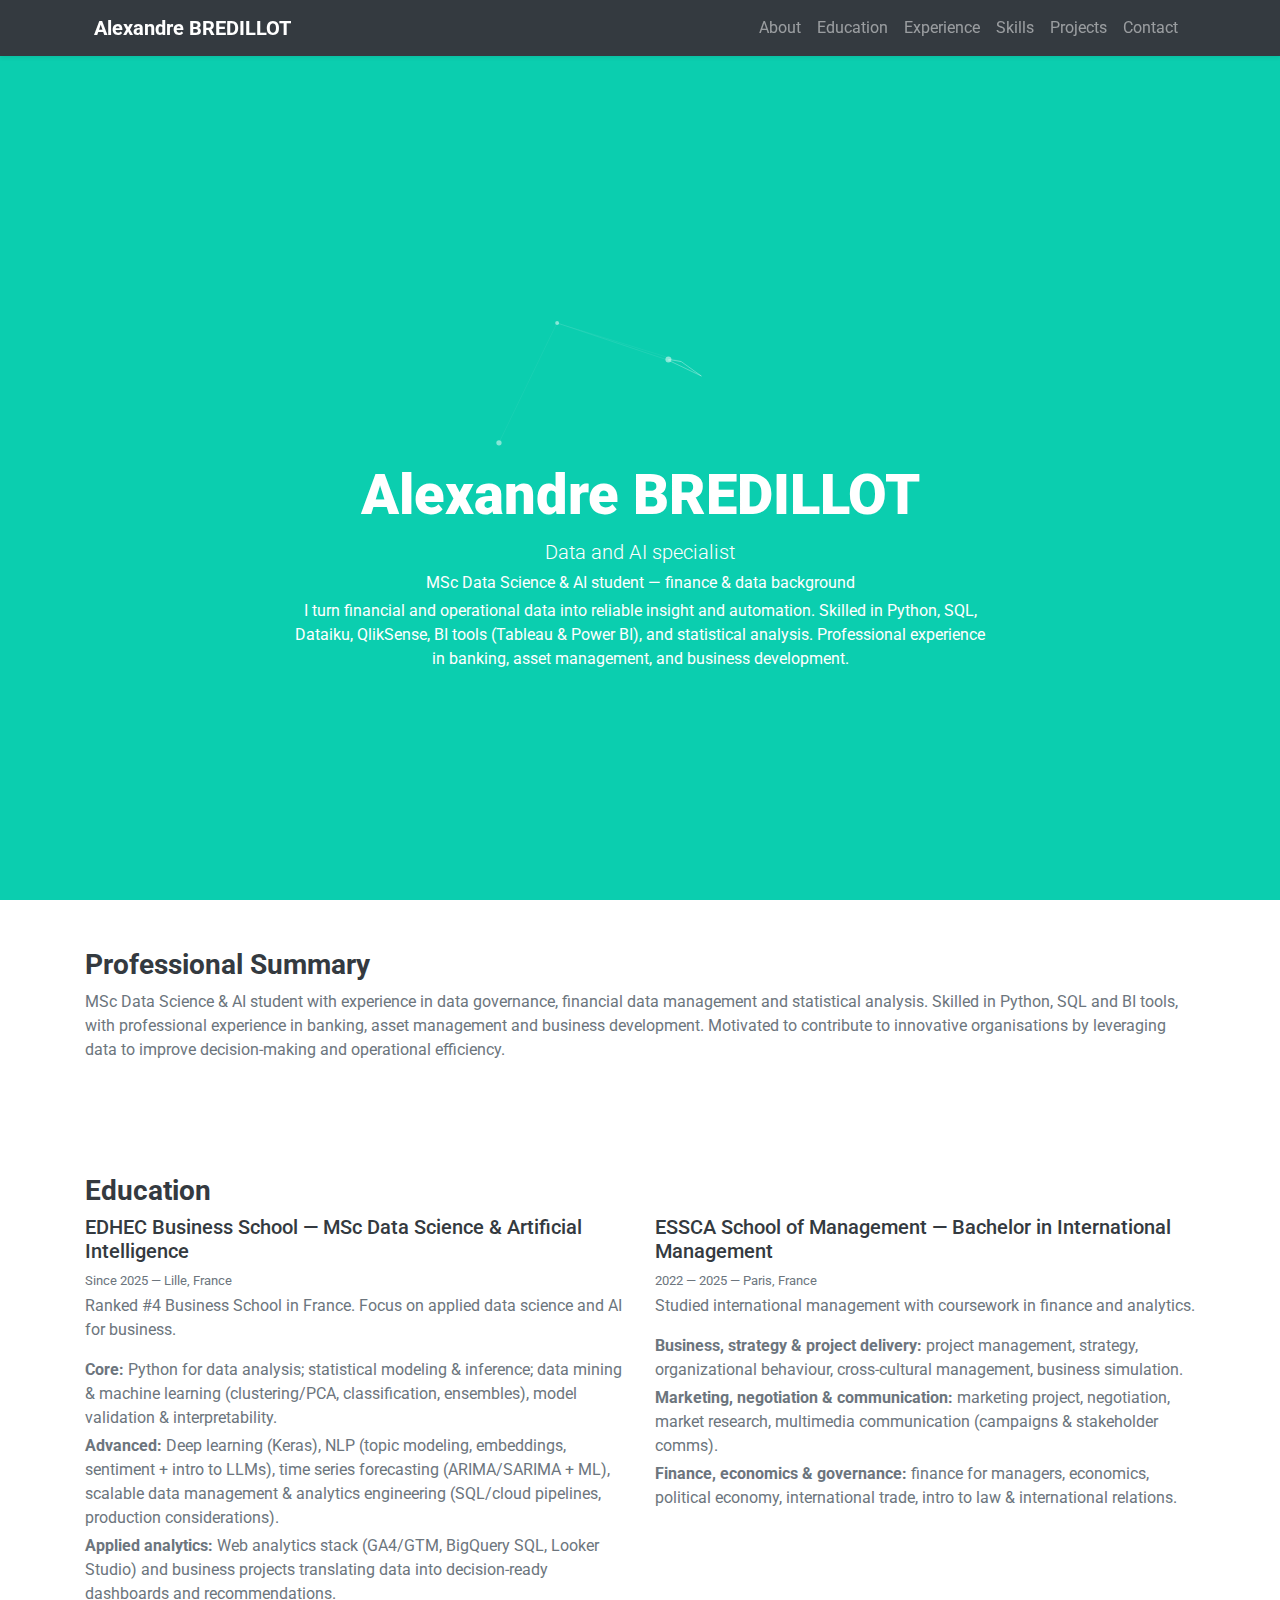
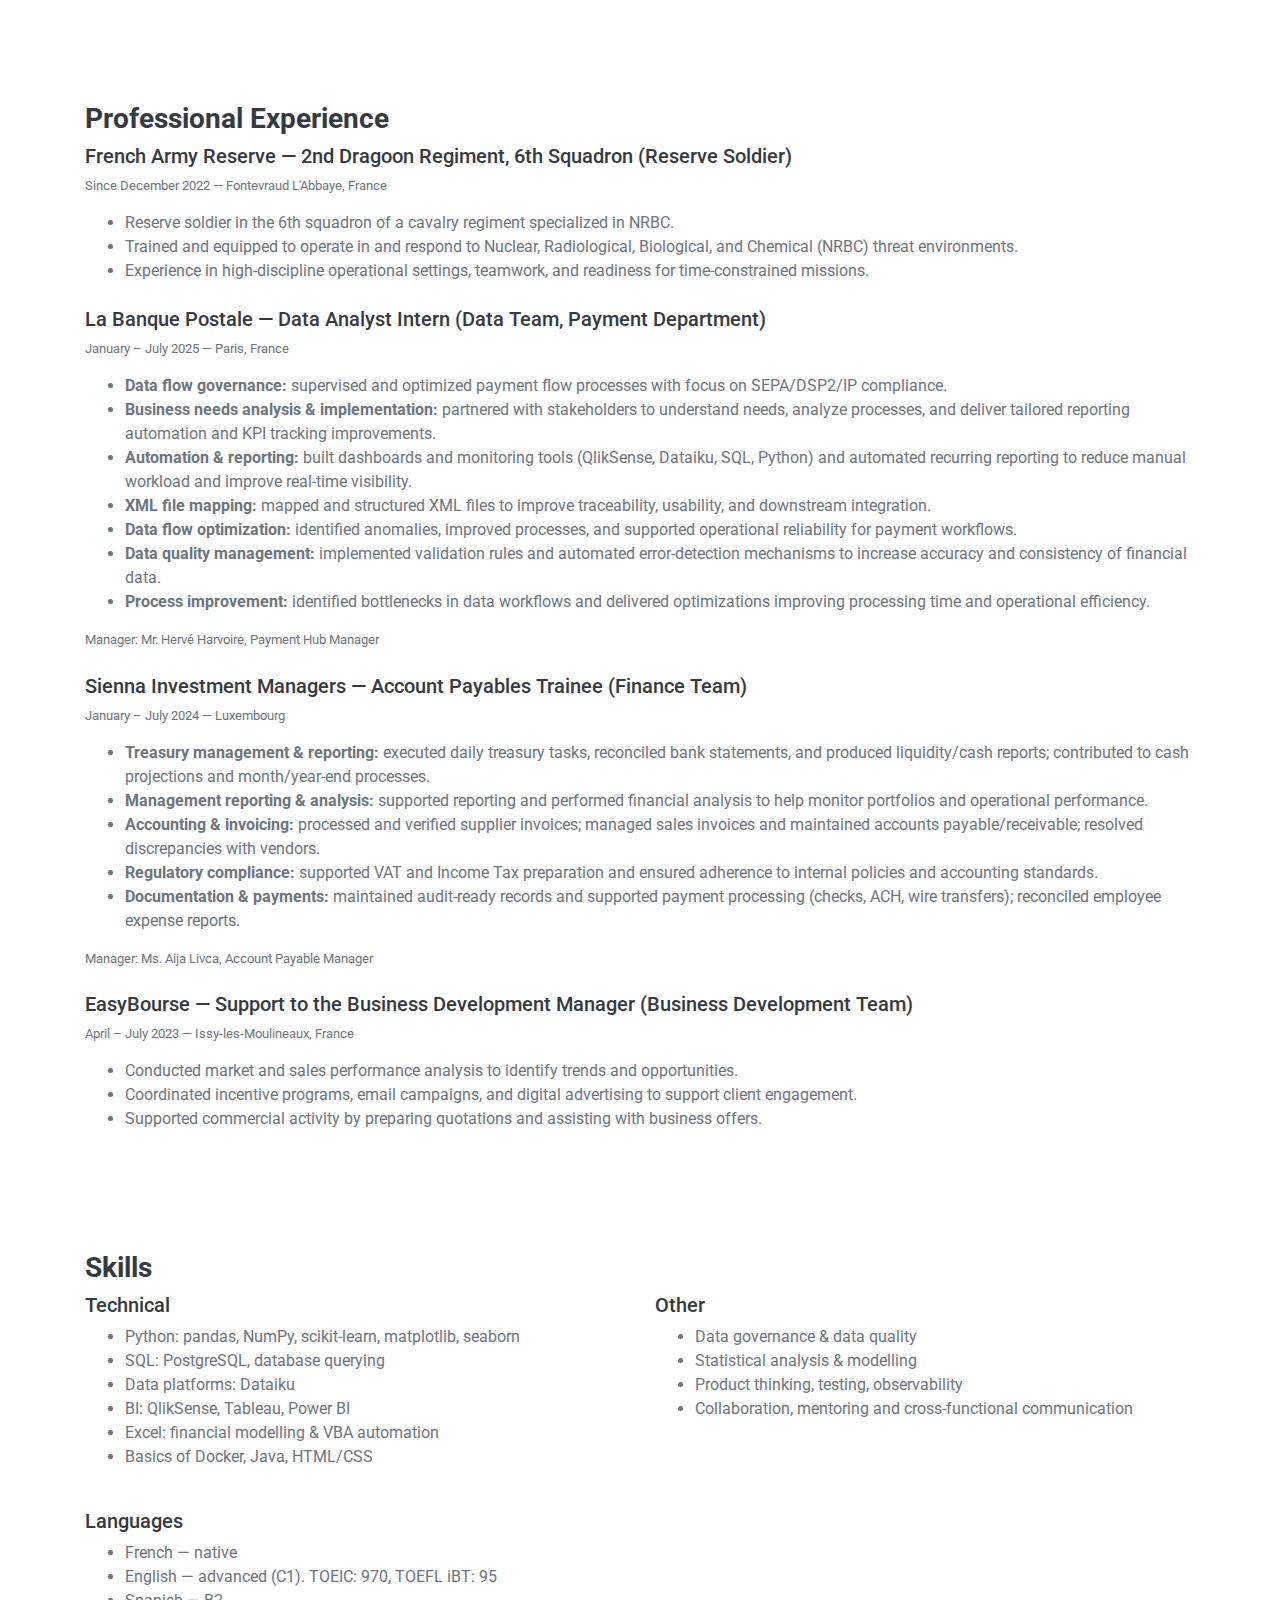
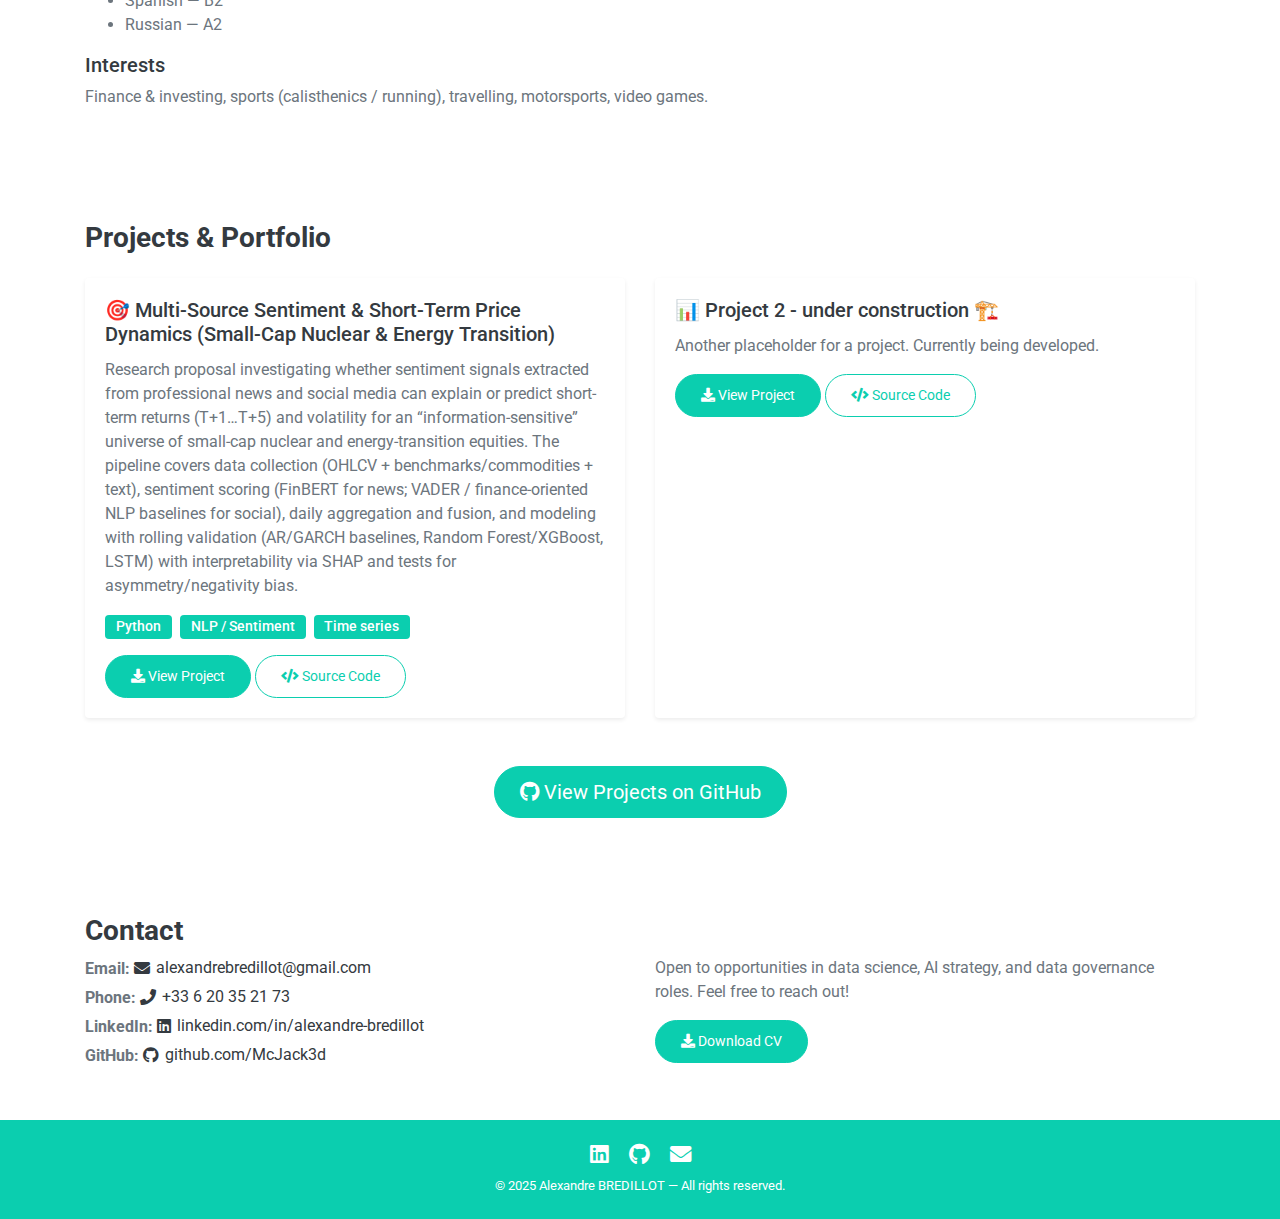
<file: index.html>
<!doctype html>
<html lang="en">
  <head>
    <link rel="icon" type="image/png" href="logo-website-file-globe-icon-svg-wikimedia-commons-21.png">
    <meta charset="utf-8">
    <meta name="viewport" content="width=device-width, initial-scale=1, shrink-to-fit=no">
    <meta name="theme-color" content="#000000">
    <title>Alexandre Bredillot — Data and AI specialist</title>
    <meta name="description" content="Alexandre BREDILLOT — MSc Data Science & AI student. Data governance, financial data management, statistical analysis.">
    <meta name="keywords" content="Alexandre Bredillot, Data and AI specialist, Data Science, Data Governance">
    <meta name="author" content="Alexandre BREDILLOT">

    <!-- Open Graph / Facebook -->
    <meta property="og:type" content="website">
    <meta property="og:url" content="https://mcjack3d.github.io/">
    <meta property="og:title" content="Alexandre Bredillot — Data and AI specialist">
    <meta property="og:description" content="MSc Data Science & AI student with expertise in data governance, financial data management, and statistical analysis.">

    <!-- Twitter -->
    <meta property="twitter:card" content="summary_large_image">
    <meta property="twitter:url" content="https://mcjack3d.github.io/">
    <meta property="twitter:title" content="Alexandre Bredillot — Data and AI specialist">
    <meta property="twitter:description" content="MSc Data Science & AI student with expertise in data governance, financial data management, and statistical analysis.">

    <link rel="icon" href="Images/close.png">

    <!-- Performance & Fonts -->
    <link rel="preconnect" href="https://fonts.gstatic.com" crossorigin>
    <link href="https://fonts.googleapis.com/css2?family=Roboto:wght@300;400;500;700;900&display=swap" rel="stylesheet">
    <!-- Font Awesome (CDN, v5.10.0) -->
    <link rel="stylesheet" href="https://cdnjs.cloudflare.com/ajax/libs/font-awesome/5.15.4/css/all.min.css">
    <link href="Style%20Sheets/style.css" rel="stylesheet">
    <link href="Style%20Sheets/portfolio-extra.css" rel="stylesheet">

    <!-- Structured data -->
    <script type="application/ld+json">
    {
      "@context": "https://schema.org",
      "@type": "Person",
      "name": "Alexandre BREDILLOT",
      "email": "alexandrebredillot@gmail.com",
      "telephone": "+33 6 20 35 21 73",
      "jobTitle": "Data and AI specialist",
      "alumniOf": [
        "EDHEC Business School",
        "ESSCA School of Management"
      ],
      "sameAs": [
        "https://www.linkedin.com/in/alexandre-bredillot",
        "https://github.com/McJack3d"
      ]
    }
    </script>

  </head>
  <body>

<!-- NAV -->
<nav class="navbar fixed-top navbar-expand-lg navbar-dark bg-dark shadow-sm" role="navigation" aria-label="Main navigation">
  <div class="container px-4 d-flex align-items-center flex-nowrap">
    <a class="navbar-brand text-white font-weight-bold mb-0" href="#home">Alexandre BREDILLOT</a>
    <button class="navbar-toggler" type="button" data-toggle="collapse" data-target="#nav" aria-controls="nav" aria-expanded="false" aria-label="Toggle navigation">
      <span class="navbar-toggler-icon"></span>
    </button>
    <div class="collapse navbar-collapse ml-auto" id="nav">
      <ul class="navbar-nav ml-auto">
        <li class="nav-item"><a class="nav-link" href="#about">About</a></li>
        <li class="nav-item"><a class="nav-link" href="#education">Education</a></li>
        <li class="nav-item"><a class="nav-link" href="#experience">Experience</a></li>
        <li class="nav-item"><a class="nav-link" href="#skills">Skills</a></li>
        <li class="nav-item"><a class="nav-link" href="#projects">Projects</a></li>
        <li class="nav-item"><a class="nav-link" href="#contact">Contact</a></li>
      </ul>
    </div>
  </div>
</nav>

<!-- HERO / CONTACT (VERTICAL LAYOUT) -->
<header id="home" class="d-flex flex-column justify-content-center align-items-center text-center bg-primary text-white" style="min-height: 100vh; padding-top: 5rem; position: relative; overflow: hidden;">
  <div id="particles-js"></div>
  <div class="container">

    <!-- TITLE & TAGLINE -->
    <h1 class="display-4 mb-2" style="color:#fff;">Alexandre BREDILLOT</h1>
    <p class="lead mb-1">Data and AI specialist</p>
    <p class="text-light mb-1">MSc Data Science & AI student — finance & data background</p>

    <!-- SHORT INTRO -->
    <p class="mb-1" style="max-width: 700px; margin: 0 auto;">
      I turn financial and operational data into reliable insight and automation.
      Skilled in Python, SQL, Dataiku, QlikSense, BI tools (Tableau & Power BI), and statistical analysis.
      Professional experience in banking, asset management, and business development.
    </p>
</div>

  </div>
</header>

    <main id="main" role="main">

      <!-- ABOUT / SUMMARY -->
      <section id="about" class="py-5">
        <div class="container">
          <h3 class="section-title">Professional Summary</h3>
          <p>MSc Data Science & AI student with experience in data governance, financial data management and statistical analysis. Skilled in Python, SQL and BI tools, with professional experience in banking, asset management and business development. Motivated to contribute to innovative organisations by leveraging data to improve decision-making and operational efficiency.</p>
        </div>
      </section>

      <!-- EDUCATION -->
      <section id="education" class="py-5 bg-light">
        <div class="container">
          <h3 class="section-title">Education</h3>
          <div class="row">
            <div class="col-md-6">
              <h5>EDHEC Business School — MSc Data Science & Artificial Intelligence</h5>
              <p class="mb-1 small text-muted">Since 2025 — Lille, France</p>
              <p class="mb-3">Ranked #4 Business School in France. Focus on applied data science and AI for business.</p>

              <p class="mb-1"><strong>Core:</strong> Python for data analysis; statistical modeling & inference; data mining & machine learning (clustering/PCA, classification, ensembles), model validation & interpretability.</p>
              <p class="mb-1"><strong>Advanced:</strong> Deep learning (Keras), NLP (topic modeling, embeddings, sentiment + intro to LLMs), time series forecasting (ARIMA/SARIMA + ML), scalable data management & analytics engineering (SQL/cloud pipelines, production considerations).</p>
              <p class="mb-0"><strong>Applied analytics:</strong> Web analytics stack (GA4/GTM, BigQuery SQL, Looker Studio) and business projects translating data into decision-ready dashboards and recommendations.</p>
            </div>
            <div class="col-md-6">
              <h5>ESSCA School of Management — Bachelor in International Management</h5>
              <p class="mb-1 small text-muted">2022 — 2025 — Paris, France</p>
              <p class="mb-3">Studied international management with coursework in finance and analytics.</p>

              <p class="mb-1"><strong>Business, strategy & project delivery:</strong> project management, strategy, organizational behaviour, cross-cultural management, business simulation.</p>
              <p class="mb-1"><strong>Marketing, negotiation & communication:</strong> marketing project, negotiation, market research, multimedia communication (campaigns & stakeholder comms).</p>
              <p class="mb-0"><strong>Finance, economics & governance:</strong> finance for managers, economics, political economy, international trade, intro to law & international relations.</p>
            </div>
          </div>
        </div>
      </section>

      <!-- EXPERIENCE -->
      <section id="experience" class="py-5">
        <div class="container">
          <h3 class="section-title">Professional Experience</h3>

          <div class="mb-4">
            <h5>French Army Reserve — 2nd Dragoon Regiment, 6th Squadron (Reserve Soldier)</h5>
            <p class="small text-muted">Since December 2022 — Fontevraud L'Abbaye, France</p>
            <ul>
              <li>Reserve soldier in the 6th squadron of a cavalry regiment specialized in NRBC.</li>
              <li>Trained and equipped to operate in and respond to Nuclear, Radiological, Biological, and Chemical (NRBC) threat environments.</li>
              <li>Experience in high-discipline operational settings, teamwork, and readiness for time-constrained missions.</li>
            </ul>
          </div>

          <div class="mb-4">
            <h5>La Banque Postale — Data Analyst Intern (Data Team, Payment Department)</h5>
            <p class="small text-muted">January – July 2025 — Paris, France</p>
            <ul>
              <li><strong>Data flow governance:</strong> supervised and optimized payment flow processes with focus on SEPA/DSP2/IP compliance.</li>
              <li><strong>Business needs analysis & implementation:</strong> partnered with stakeholders to understand needs, analyze processes, and deliver tailored reporting automation and KPI tracking improvements.</li>
              <li><strong>Automation & reporting:</strong> built dashboards and monitoring tools (QlikSense, Dataiku, SQL, Python) and automated recurring reporting to reduce manual workload and improve real-time visibility.</li>
              <li><strong>XML file mapping:</strong> mapped and structured XML files to improve traceability, usability, and downstream integration.</li>
              <li><strong>Data flow optimization:</strong> identified anomalies, improved processes, and supported operational reliability for payment workflows.</li>
              <li><strong>Data quality management:</strong> implemented validation rules and automated error-detection mechanisms to increase accuracy and consistency of financial data.</li>
              <li><strong>Process improvement:</strong> identified bottlenecks in data workflows and delivered optimizations improving processing time and operational efficiency.</li>
            </ul>
            <p class="small text-muted mb-0">Manager: Mr. Hervé Harvoire, Payment Hub Manager</p>
          </div>

          <div class="mb-4">
            <h5>Sienna Investment Managers — Account Payables Trainee (Finance Team)</h5>
            <p class="small text-muted">January – July 2024 — Luxembourg</p>
            <ul>
              <li><strong>Treasury management & reporting:</strong> executed daily treasury tasks, reconciled bank statements, and produced liquidity/cash reports; contributed to cash projections and month/year-end processes.</li>
              <li><strong>Management reporting & analysis:</strong> supported reporting and performed financial analysis to help monitor portfolios and operational performance.</li>
              <li><strong>Accounting & invoicing:</strong> processed and verified supplier invoices; managed sales invoices and maintained accounts payable/receivable; resolved discrepancies with vendors.</li>
              <li><strong>Regulatory compliance:</strong> supported VAT and Income Tax preparation and ensured adherence to internal policies and accounting standards.</li>
              <li><strong>Documentation & payments:</strong> maintained audit-ready records and supported payment processing (checks, ACH, wire transfers); reconciled employee expense reports.</li>
            </ul>
            <p class="small text-muted mb-0">Manager: Ms. Aija Livca, Account Payable Manager</p>
          </div>

          <div class="mb-4">
            <h5>EasyBourse — Support to the Business Development Manager (Business Development Team)</h5>
            <p class="small text-muted">April – July 2023 — Issy-les-Moulineaux, France</p>
            <ul>
              <li>Conducted market and sales performance analysis to identify trends and opportunities.</li>
              <li>Coordinated incentive programs, email campaigns, and digital advertising to support client engagement.</li>
              <li>Supported commercial activity by preparing quotations and assisting with business offers.</li>
            </ul>
          </div>

        </div>
      </section>

      <!-- SKILLS -->
      <section id="skills" class="py-5 bg-light">
        <div class="container">
          <h3 class="section-title">Skills</h3>
          <div class="row">
            <div class="col-md-6">
              <h5>Technical</h5>
              <ul>
                <li>Python: pandas, NumPy, scikit-learn, matplotlib, seaborn</li>
                <li>SQL: PostgreSQL, database querying</li>
                <li>Data platforms: Dataiku</li>
                <li>BI: QlikSense, Tableau, Power BI</li>
                <li>Excel: financial modelling & VBA automation</li>
                <li>Basics of Docker, Java, HTML/CSS</li>
              </ul>
            </div>
            <div class="col-md-6">
              <h5>Other</h5>
              <ul>
                <li>Data governance & data quality</li>
                <li>Statistical analysis & modelling</li>
                <li>Product thinking, testing, observability</li>
                <li>Collaboration, mentoring and cross-functional communication</li>
              </ul>
            </div>
          </div>

          <h5 class="mt-4">Languages</h5>
          <ul>
            <li>French — native</li>
            <li>English — advanced (C1). TOEIC: 970, TOEFL iBT: 95</li>
            <li>Spanish — B2</li>
            <li>Russian — A2</li>
          </ul>

          <h5 class="mt-3">Interests</h5>
          <p>Finance & investing, sports (calisthenics / running), travelling, motorsports, video games.</p>
        </div>
      </section>

      <!-- PROJECTS -->
      <section id="projects" class="py-5 bg-light">
        <div class="container">
          <h3 class="mb-4">Projects & Portfolio</h3>
          <div class="row">
            <div class="col-md-6 mb-4">
              <div class="card shadow-sm h-100 project-card">
                <div class="card-body">
                  <h5 class="card-title">🎯 Multi-Source Sentiment & Short-Term Price Dynamics (Small-Cap Nuclear & Energy Transition)</h5>
                  <p class="card-text">Research proposal investigating whether sentiment signals extracted from professional news and social media can explain or predict short-term returns (T+1…T+5) and volatility for an “information-sensitive” universe of small-cap nuclear and energy-transition equities. The pipeline covers data collection (OHLCV + benchmarks/commodities + text), sentiment scoring (FinBERT for news; VADER / finance-oriented NLP baselines for social), daily aggregation and fusion, and modeling with rolling validation (AR/GARCH baselines, Random Forest/XGBoost, LSTM) with interpretability via SHAP and tests for asymmetry/negativity bias.</p>
                  <div class="mt-3">
                    <span class="badge badge-primary mr-1">Python</span>
                    <span class="badge badge-primary mr-1">NLP / Sentiment</span>
                    <span class="badge badge-primary">Time series</span>
                  </div>
                  <div class="mt-3">
                    <!-- View Project -->
                    <a href="#" class="btn btn-sm btn-primary" target="_blank" rel="noopener">
                      <i class="fas fa-download text-white" aria-hidden="true"></i> View Project
                    </a>

                    <!-- Source Code -->
                    <a href="#" class="btn btn-sm btn-outline-primary" target="_blank" rel="noopener">
                      <i class="fas fa-code" aria-hidden="true"></i> Source Code
                    </a>
                  </div>
                </div>
              </div>
            </div>
            <div class="col-md-6 mb-4">
              <div class="card shadow-sm h-100 project-card">
                <div class="card-body">
                  <h5 class="card-title">📊 Project 2 - under construction 🏗️</h5>
                  <p class="card-text">Another placeholder for a project. Currently being developed.</p>
                  <div class="mt-3">
                    <span class="badge badge-primary mr-1"></span>
                    <span class="badge badge-primary mr-1"></span>
                    <span class="badge badge-primary"></span>
                  </div>
                  <div class="mt-3">
                    <!-- View Project -->
                    <a href="#" class="btn btn-sm btn-primary" target="_blank" rel="noopener">
                      <i class="fas fa-download text-white" aria-hidden="true"></i> View Project
                    </a>

                    <!-- Source Code -->
                    <a href="#" class="btn btn-sm btn-outline-primary" target="_blank" rel="noopener">
                      <i class="fas fa-code" aria-hidden="true"></i> Source Code
                    </a>
                  </div>
                </div>
              </div>
            </div>
          </div>
          <div class="mt-4 text-center">
            <!-- View Projects on GitHub (bottom) -->
            <a href="https://github.com/McJack3d" class="btn btn-primary btn-lg btn-project" target="_blank" rel="noopener">
              <i class="fab fa-github" aria-hidden="true"></i> View Projects on GitHub
            </a>
          </div>
        </div>
      </section>

      <!-- CONTACT -->
      <section id="contact" class="py-5">
        <div class="container">
          <h3 class="section-title">Contact</h3>
          <div class="row">
              <div class="col-md-6">
              <p class="mb-1"><strong>Email:</strong>
                <a href="mailto:alexandrebredillot@gmail.com" class="text-dark" style="display:inline-flex;align-items:center;gap:6px;">
                  <i class="fas fa-envelope" aria-hidden="true"></i><span>alexandrebredillot@gmail.com</span>
                </a>
              </p>
              <p class="mb-1"><strong>Phone:</strong>
                <a href="tel:+33620352173" class="text-dark" style="display:inline-flex;align-items:center;gap:6px;">
                  <i class="fas fa-phone" aria-hidden="true"></i><span>+33 6 20 35 21 73</span>
                </a>
              </p>
              <p class="mb-1"><strong>LinkedIn:</strong>
                <a href="https://www.linkedin.com/in/alexandre-bredillot" target="_blank" rel="noopener" class="text-dark" style="display:inline-flex;align-items:center;gap:6px;">
                  <i class="fab fa-linkedin" aria-hidden="true"></i><span>linkedin.com/in/alexandre-bredillot</span>
                </a>
              </p>
              <p class="mb-1"><strong>GitHub:</strong>
                <a href="https://github.com/McJack3d" target="_blank" rel="noopener" class="text-dark" style="display:inline-flex;align-items:center;gap:6px;">
                  <i class="fab fa-github" aria-hidden="true"></i><span>github.com/McJack3d</span>
                </a>
              </p>
            </div>
            <div class="col-md-6">
              <p class="mb-3">Open to opportunities in data science, AI strategy, and data governance roles. Feel free to reach out!</p>
              <a href="Images/CV_Alexandre_Bredillot.pdf" class="btn btn-sm btn-primary text-white" target="_blank" rel="noopener" id="cv-download">
                <i class="fas fa-download text-white" aria-hidden="true"></i> Download CV
              </a>
            </div>
          </div>
        </div>
      </section>

    </main>

    <!-- FOOTER -->
    <footer class="py-4 bg-primary text-white">
      <div class="container text-center">
        <div class="mb-2">
          <a href="https://www.linkedin.com/in/alexandre-bredillot" target="_blank" rel="noopener" class="text-white mx-2" title="LinkedIn">
            <i class="fab fa-linkedin fa-lg" style="color:#fff;"></i>
          </a>
          <a href="https://github.com/McJack3d" target="_blank" rel="noopener" class="text-white mx-2" title="GitHub">
            <i class="fab fa-github fa-lg" style="color:#fff;"></i>
          </a>
          <a href="mailto:alexandrebredillot@gmail.com" class="text-white mx-2" title="Email">
            <i class="fas fa-envelope fa-lg" style="color:#fff;"></i>
          </a>
        </div>
        <p class="small mb-0">&copy; 2025 Alexandre BREDILLOT — All rights reserved.</p>
      </div>
    </footer>

    <!-- Scroll to Top Button -->
    <button id="scrollToTop" class="scroll-to-top btn btn-primary" aria-label="Scroll to top">
      <i class="fas fa-chevron-up"></i>
    </button>

    <!-- Scripts -->
    <script src="Scripts/jquery-3.4.1.min.js"></script>
    <script src="Scripts/bootstrap.bundle.min.js"></script>
    <script src="Scripts/particles.js"></script>
    <script>
      particlesJS.load('particles-js', 'Scripts/particlesjs-config.json', function() {
        console.log('particles config loaded');
      });

      // Smooth scrolling for anchor links
      (function($){
        $(document).on('click','a.nav-link[href^="#"], a.btn[href^="#"]', function(e){
          e.preventDefault();
          var target = $(this.hash);
          if(target.length){ $('html,body').animate({scrollTop: target.offset().top - 70}, 400); }
        });

        // Scroll to top button
        $(window).scroll(function() {
          if ($(this).scrollTop() > 300) {
            $('#scrollToTop').fadeIn();
          } else {
            $('#scrollToTop').fadeOut();
          }
        });

        $('#scrollToTop').click(function() {
          $('html, body').animate({scrollTop: 0}, 500);
          return false;
        });

        // CV download button - open directly, browser handles 404
        $('#cv-download').click(function(e) {
          // Let the browser handle the download normally
          // If file doesn't exist, browser will show 404
        });
      })(jQuery);
    </script>

  </body>
</html>
</file>
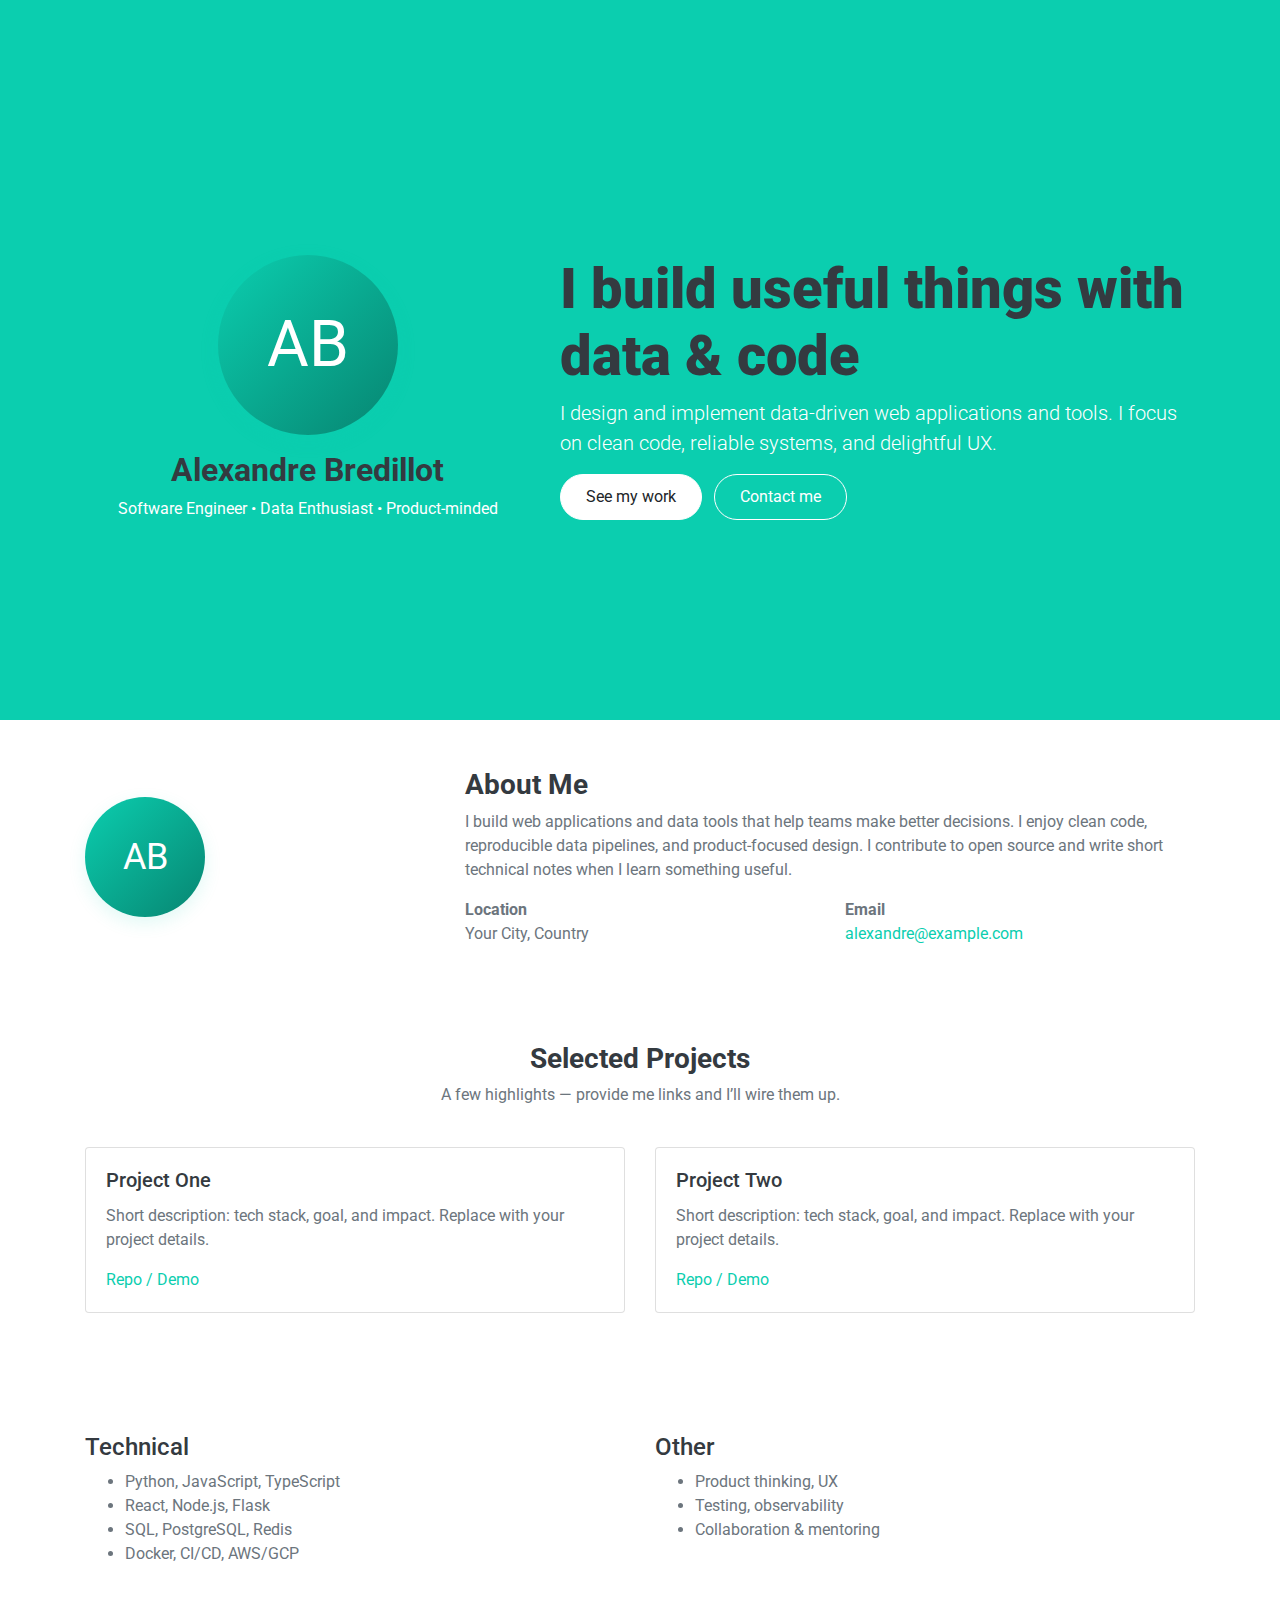
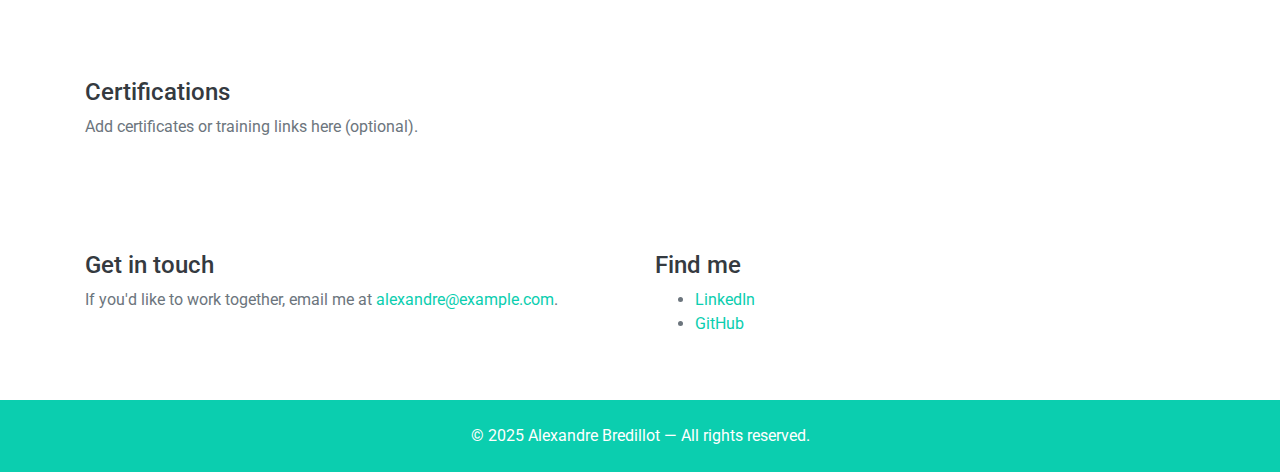
<file: index_clean.html>
<!doctype html>
<html lang="en">
  <head>
    <meta charset="utf-8">
  <meta name="viewport" content="width=device-width, initial-scale=1, shrink-to-fit=no">
  <meta name="theme-color" content="#9A1FFF">
    <title>Alexandre Bredillot — Portfolio</title>
    <meta name="description" content="Portfolio of Alexandre Bredillot — Software Engineer & Data Enthusiast">

    <link rel="icon" href="Images/close.png">

    <!-- Fonts & Icons -->
    <link href="https://fonts.googleapis.com/css2?family=Roboto:wght@300;400;500;700;900&display=swap" rel="stylesheet">
    <link href="https://cdnjs.cloudflare.com/ajax/libs/font-awesome/5.10.0/css/all.min.css" rel="stylesheet">

    <!-- Core stylesheet (existing) -->
    <link href="Style%20Sheets/style.css" rel="stylesheet">
    <link href="Style%20Sheets/portfolio-extra.css" rel="stylesheet">
  </head>
  <body>

    <!-- NAV -->
    <nav class="navbar fixed-top navbar-expand-lg navbar-light bg-light shadow-sm">
      <div class="container px-4">
        <a class="navbar-brand" href="#home"><span class="text-primary">Alexandre</span> Bredillot</a>
        <button class="navbar-toggler" type="button" data-toggle="collapse" data-target="#nav" aria-controls="nav" aria-expanded="false" aria-label="Toggle navigation">
          <span class="navbar-toggler-icon"></span>
        </button>
        <div class="collapse navbar-collapse" id="nav">
          <ul class="navbar-nav ml-auto">
            <li class="nav-item"><a class="nav-link" href="#about">About</a></li>
            <li class="nav-item"><a class="nav-link" href="#projects">Projects</a></li>
            <li class="nav-item"><a class="nav-link" href="#skills">Skills</a></li>
            <li class="nav-item"><a class="nav-link" href="#contact">Contact</a></li>
          </ul>
        </div>
      </div>
    </nav>

    <!-- HERO -->
    <header id="home" class="d-flex align-items-center bg-primary text-white" style="min-height:80vh; padding-top:4.5rem;">
      <div class="container">
        <div class="row align-items-center">
          <div class="col-lg-5 text-center mb-4 mb-lg-0">
            <div class="profile-avatar">AB</div>
            <h2 class="mt-3">Alexandre Bredillot</h2>
            <p class="text-light">Software Engineer • Data Enthusiast • Product-minded</p>
          </div>
          <div class="col-lg-7">
            <h1 class="display-4">I build useful things with data & code</h1>
            <p class="lead text-light">I design and implement data-driven web applications and tools. I focus on clean code, reliable systems, and delightful UX.</p>
            <p>
              <a class="btn btn-light mr-2" href="#projects">See my work</a>
              <a class="btn btn-outline-light" href="#contact">Contact me</a>
            </p>
          </div>
        </div>
      </div>
    </header>

    <!-- ABOUT -->
    <section id="about" class="py-5">
      <div class="container">
        <div class="row align-items-center">
          <div class="col-md-4 text-center">
            <div class="profile-avatar-lg">AB</div>
          </div>
          <div class="col-md-8">
            <h3>About Me</h3>
            <p>I build web applications and data tools that help teams make better decisions. I enjoy clean code, reproducible data pipelines, and product-focused design. I contribute to open source and write short technical notes when I learn something useful.</p>
            <div class="row">
              <div class="col-sm-6"><strong>Location</strong><div class="text-muted">Your City, Country</div></div>
              <div class="col-sm-6"><strong>Email</strong><div class="text-muted"><a href="mailto:alexandre@example.com">alexandre@example.com</a></div></div>
            </div>
          </div>
        </div>
      </div>
    </section>

    <!-- PROJECTS -->
    <section id="projects" class="py-5 bg-light">
      <div class="container">
        <div class="row mb-4">
          <div class="col text-center">
            <h3>Selected Projects</h3>
            <p class="text-muted">A few highlights — provide me links and I’ll wire them up.</p>
          </div>
        </div>
        <div class="row">
          <div class="col-md-6 mb-4">
            <div class="card h-100">
              <div class="card-body">
                <h5 class="card-title">Project One</h5>
                <p class="card-text">Short description: tech stack, goal, and impact. Replace with your project details.</p>
                <a href="#" class="card-link">Repo / Demo</a>
              </div>
            </div>
          </div>
          <div class="col-md-6 mb-4">
            <div class="card h-100">
              <div class="card-body">
                <h5 class="card-title">Project Two</h5>
                <p class="card-text">Short description: tech stack, goal, and impact. Replace with your project details.</p>
                <a href="#" class="card-link">Repo / Demo</a>
              </div>
            </div>
          </div>
        </div>
      </div>
    </section>

    <!-- SKILLS -->
    <section id="skills" class="py-5">
      <div class="container">
        <div class="row">
          <div class="col-md-6">
            <h4>Technical</h4>
            <ul>
              <li>Python, JavaScript, TypeScript</li>
              <li>React, Node.js, Flask</li>
              <li>SQL, PostgreSQL, Redis</li>
              <li>Docker, CI/CD, AWS/GCP</li>
            </ul>
          </div>
          <div class="col-md-6">
            <h4>Other</h4>
            <ul>
              <li>Product thinking, UX</li>
              <li>Testing, observability</li>
              <li>Collaboration & mentoring</li>
            </ul>
          </div>
        </div>
      </div>
    </section>

    <!-- CERTIFICATIONS (placeholder) -->
    <section id="certifications" class="py-5 bg-light">
      <div class="container">
        <h4>Certifications</h4>
        <p class="text-muted">Add certificates or training links here (optional).</p>
      </div>
    </section>

    <!-- CONTACT -->
    <section id="contact" class="py-5">
      <div class="container">
        <div class="row">
          <div class="col-md-6">
            <h4>Get in touch</h4>
            <p>If you'd like to work together, email me at <a href="mailto:alexandre@example.com">alexandre@example.com</a>.</p>
          </div>
          <div class="col-md-6">
            <h4>Find me</h4>
            <ul>
              <li><a href="#">LinkedIn</a></li>
              <li><a href="https://github.com/McJack3d">GitHub</a></li>
            </ul>
          </div>
        </div>
      </div>
    </section>

    <!-- FOOTER -->
    <footer class="py-4 bg-primary text-white">
      <div class="container text-center">&copy; 2025 Alexandre Bredillot — All rights reserved.</div>
    </footer>

    <!-- Scripts (local copies) -->
    <script src="Scripts/jquery-3.4.1.min.js"></script>
    <script src="Scripts/bootstrap.bundle.min.js"></script>

    <!-- Small page scripts -->
    <script>
      // Smooth scrolling for anchor links
      (function($){
        $(document).on('click','a.nav-link[href^="#"]', function(e){
          e.preventDefault();
          var target = $(this.hash);
          if(target.length){ $('html,body').animate({scrollTop: target.offset().top - 70}, 400); }
        });
      })(jQuery);
    </script>

  </body>
</html>
</file>
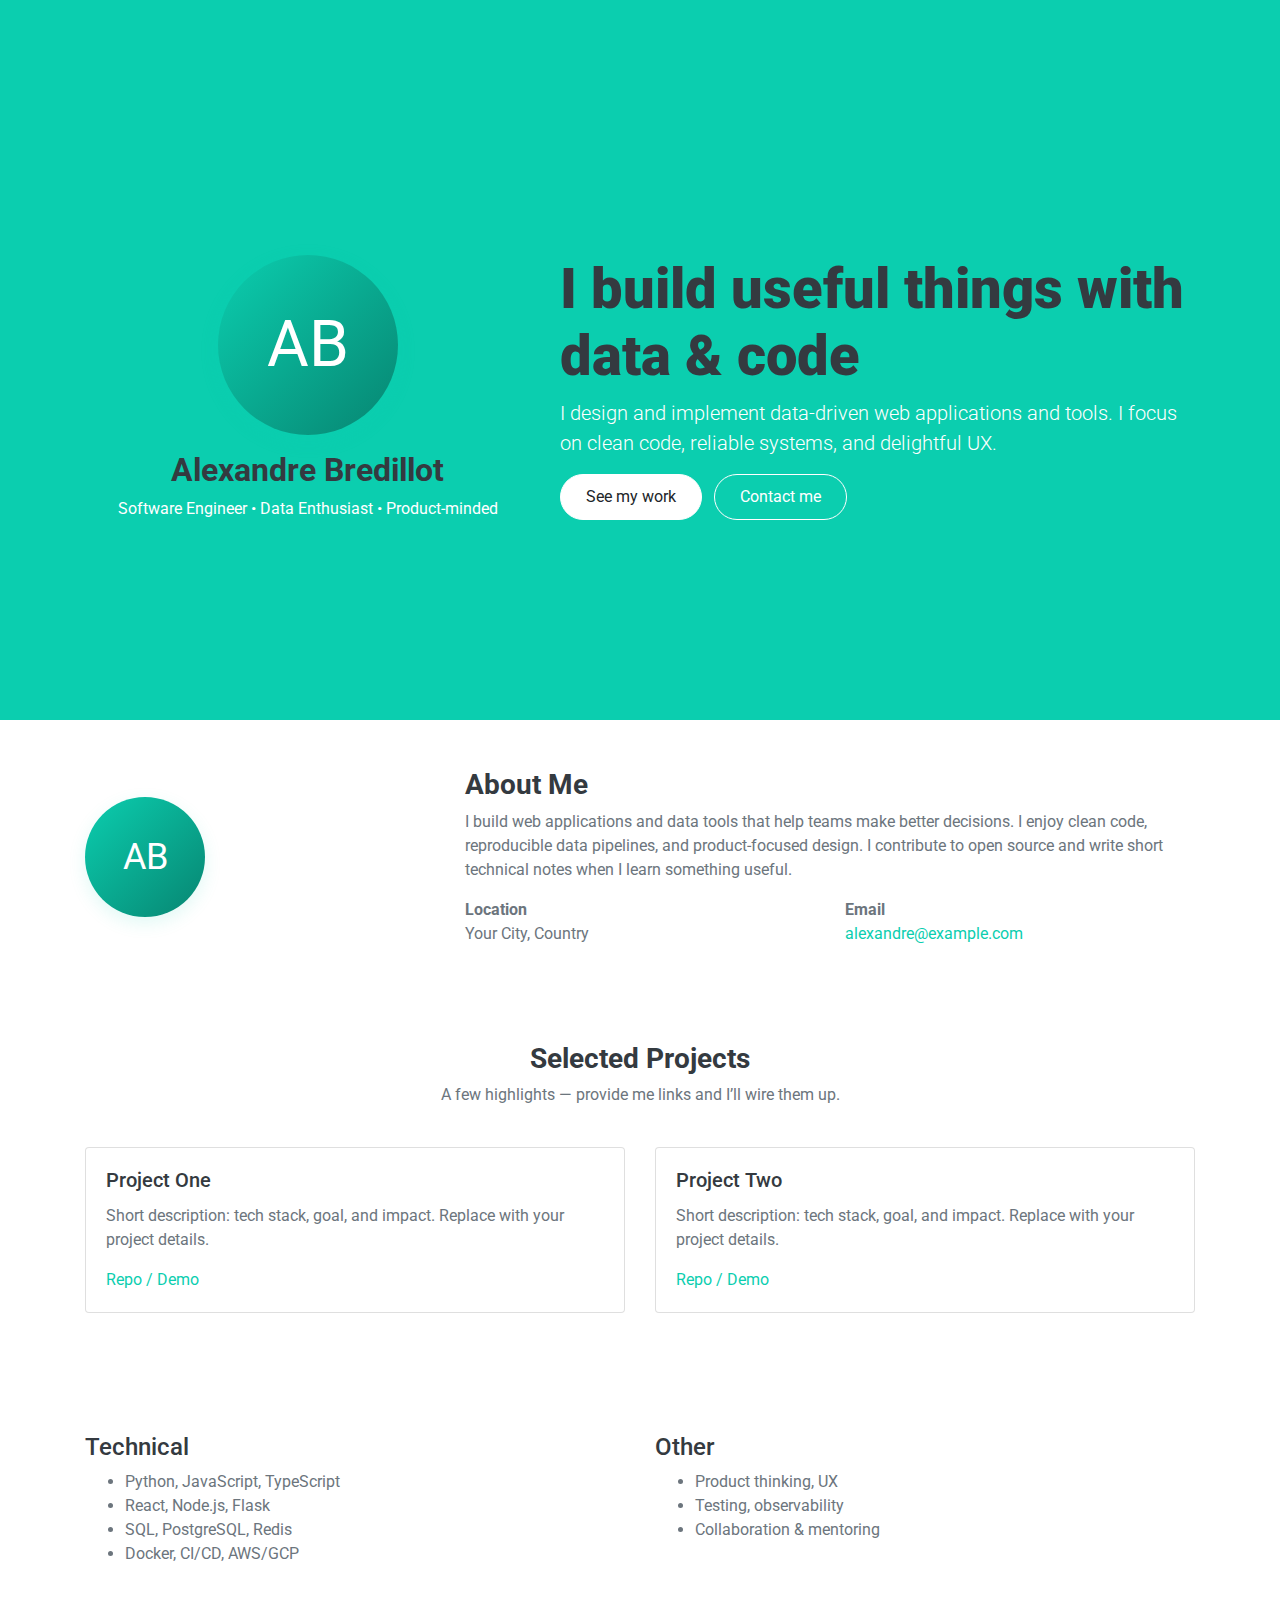
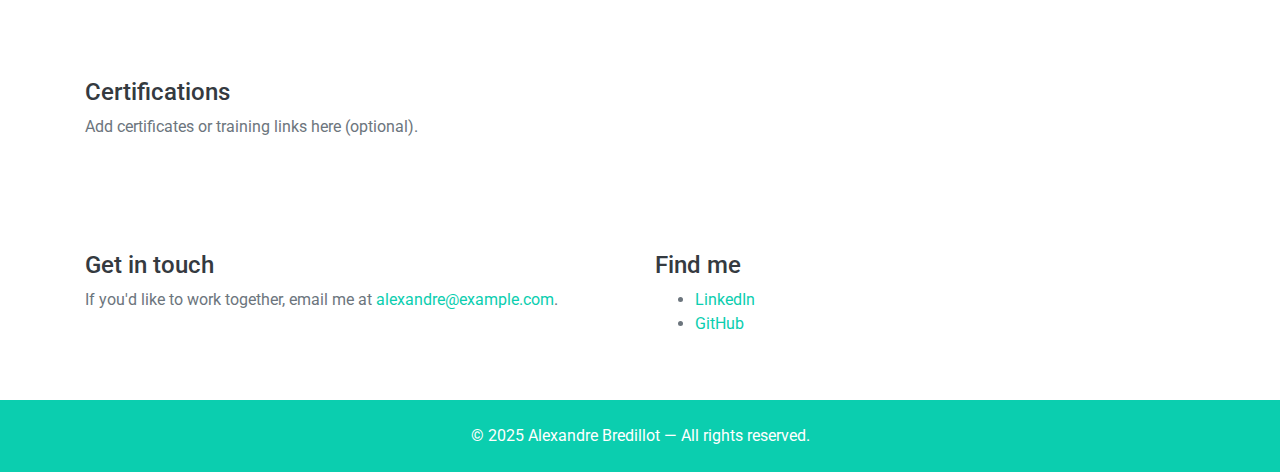
<file: index_enhanced.html>
<!doctype html>
<html lang="en">
  <head>
    <meta charset="utf-8">
  <meta name="viewport" content="width=device-width, initial-scale=1, shrink-to-fit=no">
  <meta name="theme-color" content="#9A1FFF">
    <title>Alexandre Bredillot — Portfolio</title>
    <meta name="description" content="Portfolio of Alexandre Bredillot — Software Engineer & Data Enthusiast">
    <meta name="keywords" content="Alexandre Bredillot, software engineer, data, portfolio, web developer">

    <!-- Open Graph / Social -->
    <meta property="og:title" content="Alexandre Bredillot — Portfolio">
    <meta property="og:description" content="I build useful things with data & code — web apps, data tools, and reliable systems.">
    <meta property="og:type" content="website">
    <meta property="og:url" content="https://your-site.example/">
    <meta property="og:image" content="Images/ibm_logo.jpg">

    <!-- Twitter Card -->
    <meta name="twitter:card" content="summary_large_image">
    <meta name="twitter:title" content="Alexandre Bredillot — Portfolio">
    <meta name="twitter:description" content="I build useful things with data & code — web apps, data tools, and reliable systems.">
    <meta name="twitter:image" content="Images/ibm_logo.jpg">

    <link rel="icon" href="Images/close.png">

    <!-- Performance hints -->
    <link rel="preconnect" href="https://fonts.gstatic.com" crossorigin>
    <link rel="preload" href="Style%20Sheets/style.css" as="style" onload="this.rel='stylesheet'">
    <noscript><link href="Style%20Sheets/style.css" rel="stylesheet"></noscript>

    <!-- Fonts & Icons -->
    <link href="https://fonts.googleapis.com/css2?family=Roboto:wght@300;400;500;700;900&display=swap" rel="stylesheet">
    <link href="https://cdnjs.cloudflare.com/ajax/libs/font-awesome/5.10.0/css/all.min.css" rel="stylesheet">

    <!-- Extra stylesheet -->
    <link href="Style%20Sheets/portfolio-extra.css" rel="stylesheet">

    <!-- Structured data (JSON-LD) -->
    <script type="application/ld+json">
    {
      "@context": "https://schema.org",
      "@type": "Person",
      "name": "Alexandre Bredillot",
      "url": "https://your-site.example/",
      "sameAs": ["https://github.com/McJack3d"],
      "jobTitle": "Software Engineer",
      "description": "Software Engineer focused on data-driven web applications and tools."
    }
    </script>

  </head>
  <body>

    <!-- Skip link for keyboard users -->
    <a class="sr-only sr-only-focusable" href="#main">Skip to main content</a>

    <!-- NAV -->
    <nav class="navbar fixed-top navbar-expand-lg navbar-light bg-light shadow-sm" role="navigation" aria-label="Main navigation">
      <div class="container px-4">
        <a class="navbar-brand" href="#home"><span class="text-primary">Alexandre</span> Bredillot</a>
        <button class="navbar-toggler" type="button" data-toggle="collapse" data-target="#nav" aria-controls="nav" aria-expanded="false" aria-label="Toggle navigation">
          <span class="navbar-toggler-icon"></span>
        </button>
        <div class="collapse navbar-collapse" id="nav">
          <ul class="navbar-nav ml-auto">
            <li class="nav-item"><a class="nav-link" href="#about">About</a></li>
            <li class="nav-item"><a class="nav-link" href="#projects">Projects</a></li>
            <li class="nav-item"><a class="nav-link" href="#skills">Skills</a></li>
            <li class="nav-item"><a class="nav-link" href="#contact">Contact</a></li>
          </ul>
        </div>
      </div>
    </nav>

    <!-- MAIN CONTENT -->
    <main id="main" role="main">

      <!-- HERO -->
      <header id="home" class="d-flex align-items-center bg-primary text-white" style="min-height:80vh; padding-top:4.5rem;">
        <div class="container">
          <div class="row align-items-center">
            <div class="col-lg-5 text-center mb-4 mb-lg-0">
              <div class="profile-avatar" role="img" aria-label="Profile initials A B">AB</div>
              <h2 class="mt-3">Alexandre Bredillot</h2>
              <p class="text-light">Software Engineer • Data Enthusiast • Product-minded</p>
            </div>
            <div class="col-lg-7">
              <h1 class="display-4">I build useful things with data & code</h1>
              <p class="lead text-light">I design and implement data-driven web applications and tools. I focus on clean code, reliable systems, and delightful UX.</p>
              <p>
                <a class="btn btn-light mr-2" href="#projects">See my work</a>
                <a class="btn btn-outline-light" href="#contact">Contact me</a>
              </p>
            </div>
          </div>
        </div>
      </header>

      <!-- ABOUT -->
      <section id="about" class="py-5">
        <div class="container">
          <div class="row align-items-center">
            <div class="col-md-4 text-center">
              <div class="profile-avatar-lg" role="img" aria-label="Profile initials A B">AB</div>
            </div>
            <div class="col-md-8">
              <h3>About Me</h3>
              <p>I build web applications and data tools that help teams make better decisions. I enjoy clean code, reproducible data pipelines, and product-focused design. I contribute to open source and write short technical notes when I learn something useful.</p>
              <div class="row">
                <div class="col-sm-6"><strong>Location</strong><div class="text-muted">Your City, Country</div></div>
                <div class="col-sm-6"><strong>Email</strong><div class="text-muted"><a href="mailto:alexandre@example.com">alexandre@example.com</a></div></div>
              </div>
            </div>
          </div>
        </div>
      </section>

      <!-- PROJECTS -->
      <section id="projects" class="py-5 bg-light">
        <div class="container">
          <div class="row mb-4">
            <div class="col text-center">
              <h3>Selected Projects</h3>
              <p class="text-muted">A few highlights — provide me links and I’ll wire them up.</p>
            </div>
          </div>
          <div class="row">
            <div class="col-md-6 mb-4">
              <div class="card h-100">
                <div class="card-body">
                  <h5 class="card-title">Project One</h5>
                  <p class="card-text">Short description: tech stack, goal, and impact. Replace with your project details.</p>
                  <a href="#" class="card-link">Repo / Demo</a>
                </div>
              </div>
            </div>
            <div class="col-md-6 mb-4">
              <div class="card h-100">
                <div class="card-body">
                  <h5 class="card-title">Project Two</h5>
                  <p class="card-text">Short description: tech stack, goal, and impact. Replace with your project details.</p>
                  <a href="#" class="card-link">Repo / Demo</a>
                </div>
              </div>
            </div>
          </div>
        </div>
      </section>

      <!-- SKILLS -->
      <section id="skills" class="py-5">
        <div class="container">
          <div class="row">
            <div class="col-md-6">
              <h4>Technical</h4>
              <ul>
                <li>Python, JavaScript, TypeScript</li>
                <li>React, Node.js, Flask</li>
                <li>SQL, PostgreSQL, Redis</li>
                <li>Docker, CI/CD, AWS/GCP</li>
              </ul>
            </div>
            <div class="col-md-6">
              <h4>Other</h4>
              <ul>
                <li>Product thinking, UX</li>
                <li>Testing, observability</li>
                <li>Collaboration & mentoring</li>
              </ul>
            </div>
          </div>
        </div>
      </section>

      <!-- CERTIFICATIONS (placeholder) -->
      <section id="certifications" class="py-5 bg-light">
        <div class="container">
          <h4>Certifications</h4>
          <p class="text-muted">Add certificates or training links here (optional).</p>
        </div>
      </section>

      <!-- CONTACT -->
      <section id="contact" class="py-5">
        <div class="container">
          <div class="row">
            <div class="col-md-6">
              <h4>Get in touch</h4>
              <p>If you'd like to work together, email me at <a href="mailto:alexandre@example.com">alexandre@example.com</a>.</p>
            </div>
            <div class="col-md-6">
              <h4>Find me</h4>
              <ul>
                <li><a href="#">LinkedIn</a></li>
                <li><a href="https://github.com/McJack3d">GitHub</a></li>
              </ul>
            </div>
          </div>
        </div>
      </section>

    </main>

    <!-- FOOTER -->
    <footer class="py-4 bg-primary text-white">
      <div class="container text-center">&copy; 2025 Alexandre Bredillot — All rights reserved.</div>
    </footer>

    <!-- Scripts (local copies) -->
    <script src="Scripts/jquery-3.4.1.min.js" integrity="" crossorigin="anonymous"></script>
    <script src="Scripts/bootstrap.bundle.min.js" integrity="" crossorigin="anonymous"></script>

    <!-- Small page scripts -->
    <script>
      // Smooth scrolling for anchor links
      (function($){
        $(document).on('click','a.nav-link[href^="#"]', function(e){
          e.preventDefault();
          var target = $(this.hash);
          if(target.length){ $('html,body').animate({scrollTop: target.offset().top - 70}, 400); }
        });
      })(jQuery);
    </script>

  </body>
</html>
</file>
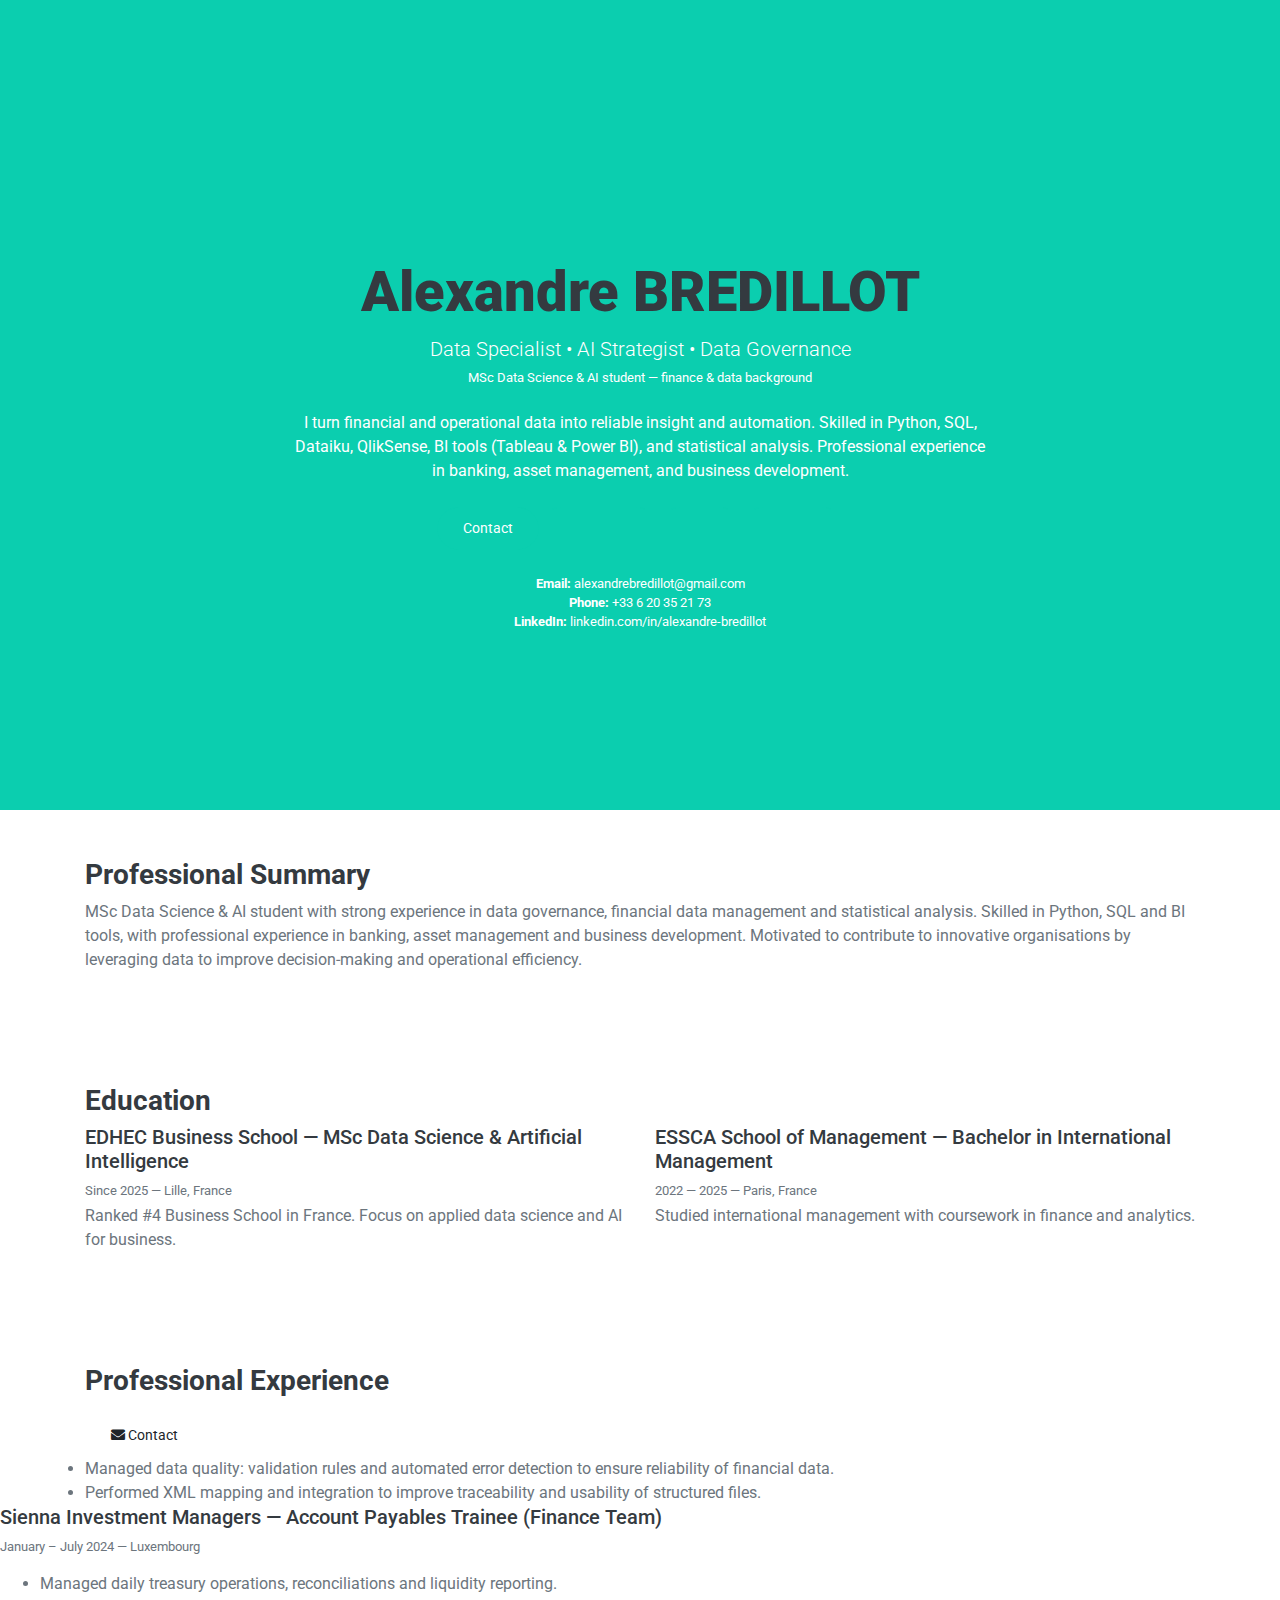
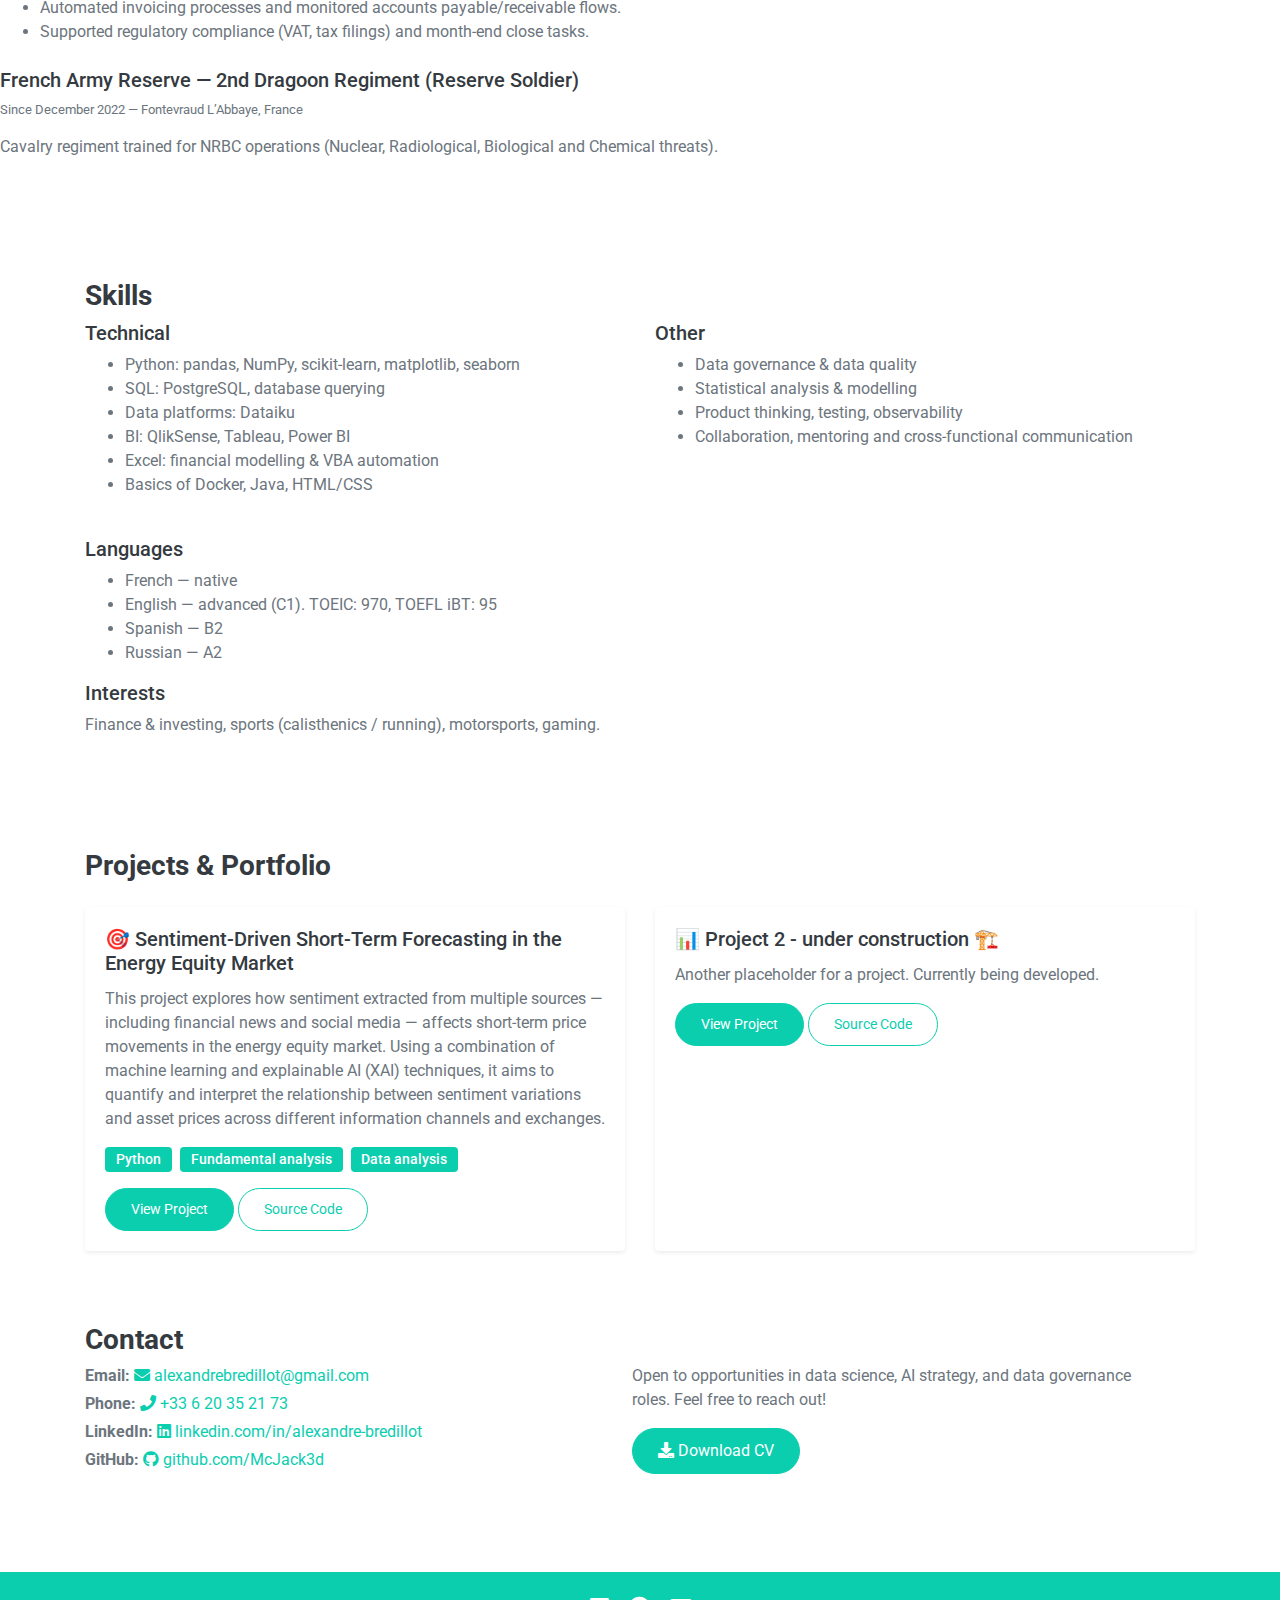
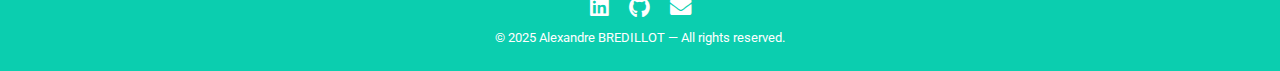
<file: index_old_backup.html>
<!doctype html>
<html lang="en">
  <head>
    <meta charset="utf-8">
    <meta name="viewport" content="width=device-width, initial-scale=1, shrink-to-fit=no">
    <meta name="theme-color" content="#9A1FFF">
    <title>Alexandre Bredillot — Data Specialist & AI Strategist</title>
    <meta name="description" content="Alexandre BREDILLOT — MSc Data Science & AI student. Data governance, financial data management, statistical analysis.">
    <meta name="keywords" content="Alexandre Bredillot, Data Specialist, AI Strategist, Data Science, Data Governance">
    <meta name="author" content="Alexandre BREDILLOT">

    <!-- Open Graph / Facebook -->
    <meta property="og:type" content="website">
    <meta property="og:url" content="https://mcjack3d.github.io/">
    <meta property="og:title" content="Alexandre Bredillot — Data Specialist & AI Strategist">
    <meta property="og:description" content="MSc Data Science & AI student with expertise in data governance, financial data management, and statistical analysis.">

    <!-- Twitter -->
    <meta property="twitter:card" content="summary_large_image">
    <meta property="twitter:url" content="https://mcjack3d.github.io/">
    <meta property="twitter:title" content="Alexandre Bredillot — Data Specialist & AI Strategist">
    <meta property="twitter:description" content="MSc Data Science & AI student with expertise in data governance, financial data management, and statistical analysis.">

    <link rel="icon" href="Images/close.png">

    <!-- Performance & Fonts -->
    <link rel="preconnect" href="https://fonts.gstatic.com" crossorigin>
    <link href="https://fonts.googleapis.com/css2?family=Roboto:wght@300;400;500;700;900&display=swap" rel="stylesheet">

    <!-- Icons -->
    <link href="https://cdnjs.cloudflare.com/ajax/libs/font-awesome/5.10.0/css/all.min.css" rel="stylesheet">

    <!-- Styles -->
    <link href="Style%20Sheets/style.css" rel="stylesheet">
    <link href="Style%20Sheets/portfolio-extra.css" rel="stylesheet">

    <!-- Structured data -->
    <script type="application/ld+json">
    {
      "@context": "https://schema.org",
      "@type": "Person",
      "name": "Alexandre BREDILLOT",
      "email": "alexandrebredillot@gmail.com",
      "telephone": "+33 6 20 35 21 73",
      "jobTitle": "Data Specialist, AI Strategist",
      "alumniOf": [
        "EDHEC Business School",
        "ESSCA School of Management"
      ],
      "sameAs": [
        "https://www.linkedin.com/in/alexandre-bredillot",
        "https://github.com/McJack3d"
      ]
    }
    </script>

  </head>
  <body>

<!-- NAV -->
<nav class="navbar fixed-top navbar-expand-lg navbar-light bg-light shadow-sm" role="navigation" aria-label="Main navigation">
  <div class="container px-4">
    <a class="navbar-brand" href="#home"><span class="text-primary">Alexandre</span> BREDILLOT</a>
    <button class="navbar-toggler" type="button" data-toggle="collapse" data-target="#nav" aria-controls="nav" aria-expanded="false" aria-label="Toggle navigation">
      <span class="navbar-toggler-icon"></span>
    </button>
    <div class="collapse navbar-collapse" id="nav">
      <ul class="navbar-nav ml-auto">
        <li class="nav-item"><a class="nav-link" href="#about">About</a></li>
        <li class="nav-item"><a class="nav-link" href="#education">Education</a></li>
        <li class="nav-item"><a class="nav-link" href="#experience">Experience</a></li>
        <li class="nav-item"><a class="nav-link" href="#skills">Skills</a></li>
        <li class="nav-item"><a class="nav-link" href="#projects">Projects</a></li>
        <li class="nav-item"><a class="nav-link" href="#contact">Contact</a></li>
      </ul>
    </div>
  </div>
</nav>

<!-- HERO / CONTACT (VERTICAL LAYOUT) -->
<header id="home" class="d-flex flex-column justify-content-center align-items-center text-center bg-primary text-white" style="min-height: 90vh; padding-top: 5rem;">
  <div class="container">

    <!-- TITLE & TAGLINE -->
    <h1 class="display-4 mb-2">Alexandre BREDILLOT</h1>
    <p class="lead mb-1">Data Specialist • AI Strategist • Data Governance</p>
    <p class="text-light small mb-4">MSc Data Science & AI student — finance & data background</p>

    <!-- SHORT INTRO -->
    <p class="mb-4" style="max-width: 700px; margin: 0 auto;">
      I turn financial and operational data into reliable insight and automation.
      Skilled in Python, SQL, Dataiku, QlikSense, BI tools (Tableau & Power BI), and statistical analysis.
      Professional experience in banking, asset management, and business development.
    </p>

    <!-- CONTACT BUTTONS -->
 <div class="mb-4 d-flex justify-content-center flex-wrap gap-2">
  <a class="btn btn-primary btn-sm" href="#contact">Contact</a>
  <a class="btn btn-outline-primary btn-sm" href="#experience">Experience</a>
  <a class="btn btn-outline-primary btn-sm" href="#skills">Skills</a>
  <a class="btn btn-outline-primary btn-sm" href="#projects">Projects</a>
</div>

    <!-- CONTACT INFO -->
    <div class="text-light small">
      <div><strong>Email:</strong> <a class="text-light" href="mailto:alexandrebredillot@gmail.com">alexandrebredillot@gmail.com</a></div>
      <div><strong>Phone:</strong> <a class="text-light" href="tel:+33620352173">+33 6 20 35 21 73</a></div>
      <div><strong>LinkedIn:</strong> <a class="text-light" href="https://www.linkedin.com/in/alexandre-bredillot" target="_blank" rel="noopener">linkedin.com/in/alexandre-bredillot</a></div>
    </div>

  </div>
</header>

    <main id="main" role="main">

      <!-- ABOUT / SUMMARY -->
      <section id="about" class="py-5">
        <div class="container">
          <h3 class="section-title">Professional Summary</h3>
          <p>MSc Data Science & AI student with strong experience in data governance, financial data management and statistical analysis. Skilled in Python, SQL and BI tools, with professional experience in banking, asset management and business development. Motivated to contribute to innovative organisations by leveraging data to improve decision-making and operational efficiency.</p>
        </div>
      </section>

      <!-- EDUCATION -->
      <section id="education" class="py-5 bg-light">
        <div class="container">
          <h3 class="section-title">Education</h3>
          <div class="row">
            <div class="col-md-6">
              <h5>EDHEC Business School — MSc Data Science & Artificial Intelligence</h5>
              <p class="mb-1 small text-muted">Since 2025 — Lille, France</p>
              <p class="mb-3">Ranked #4 Business School in France. Focus on applied data science and AI for business.</p>
            </div>
            <div class="col-md-6">
              <h5>ESSCA School of Management — Bachelor in International Management</h5>
              <p class="mb-1 small text-muted">2022 — 2025 — Paris, France</p>
              <p class="mb-3">Studied international management with coursework in finance and analytics.</p>
            </div>
          </div>
        </div>
      </section>

      <!-- EXPERIENCE -->
      <section id="experience" class="py-5">
        <div class="container">
          <h3 class="section-title">Professional Experience</h3>

            <div class="mt-3">
              <a class="btn btn-light btn-sm mr-2" href="#contact" aria-label="Contact"><i class="fas fa-envelope" aria-hidden="true"></i> Contact</a>
              <a class="btn btn-outline-light btn-sm" href="#experience" aria-label="Experience"><i class="fas fa-briefcase" aria-hidden="true"></i> Experience</a>
              <a class="btn btn-outline-light btn-sm" href="#skills" aria-label="Skills"><i class="fas fa-tools" aria-hidden="true"></i> Skills</a>
              <a class="btn btn-outline-light btn-sm" href="#projects" aria-label="Projects"><i class="fas fa-folder-open" aria-hidden="true"></i> Projects</a>
            </div>
              <li>Managed data quality: validation rules and automated error detection to ensure reliability of financial data.</li>
              <li>Performed XML mapping and integration to improve traceability and usability of structured files.</li>
            </ul>
          </div>

          <div class="mb-4">
            <h5>Sienna Investment Managers — Account Payables Trainee (Finance Team)</h5>
            <p class="small text-muted">January – July 2024 — Luxembourg</p>
            <ul>
              <li>Managed daily treasury operations, reconciliations and liquidity reporting.</li>
              <li>Automated invoicing processes and monitored accounts payable/receivable flows.</li>
              <li>Supported regulatory compliance (VAT, tax filings) and month-end close tasks.</li>
            </ul>
          </div>

          <div class="mb-4">
            <h5>French Army Reserve — 2nd Dragoon Regiment (Reserve Soldier)</h5>
            <p class="small text-muted">Since December 2022 — Fontevraud L’Abbaye, France</p>
            <p>Cavalry regiment trained for NRBC operations (Nuclear, Radiological, Biological and Chemical threats).</p>
          </div>

        </div>
      </section>

      <!-- SKILLS -->
      <section id="skills" class="py-5 bg-light">
        <div class="container">
          <h3 class="section-title">Skills</h3>
          <div class="row">
            <div class="col-md-6">
              <h5>Technical</h5>
              <ul>
                <li>Python: pandas, NumPy, scikit-learn, matplotlib, seaborn</li>
                <li>SQL: PostgreSQL, database querying</li>
                <li>Data platforms: Dataiku</li>
                <li>BI: QlikSense, Tableau, Power BI</li>
                <li>Excel: financial modelling & VBA automation</li>
                <li>Basics of Docker, Java, HTML/CSS</li>
              </ul>
            </div>
            <div class="col-md-6">
              <h5>Other</h5>
              <ul>
                <li>Data governance & data quality</li>
                <li>Statistical analysis & modelling</li>
                <li>Product thinking, testing, observability</li>
                <li>Collaboration, mentoring and cross-functional communication</li>
              </ul>
            </div>
          </div>

          <h5 class="mt-4">Languages</h5>
          <ul>
            <li>French — native</li>
            <li>English — advanced (C1). TOEIC: 970, TOEFL iBT: 95</li>
            <li>Spanish — B2</li>
            <li>Russian — A2</li>
          </ul>

          <h5 class="mt-3">Interests</h5>
          <p>Finance & investing, sports (calisthenics / running), motorsports, gaming.</p>
        </div>
      </section>

      <!-- PROJECTS -->
      <section id="projects" class="py-5 bg-light">
        <div class="container">
          <h3 class="mb-4">Projects & Portfolio</h3>
          <div class="row">
            <div class="col-md-6 mb-4">
              <div class="card shadow-sm h-100 project-card">
                <div class="card-body">
                  <h5 class="card-title">🎯 Sentiment-Driven Short-Term Forecasting in the Energy Equity Market</h5>
                  <p class="card-text">This project explores how sentiment extracted from multiple sources — including financial news and social media — affects short-term price movements in the energy equity market. Using a combination of machine learning and explainable AI (XAI) techniques, it aims to quantify and interpret the relationship between sentiment variations and asset prices across different information channels and exchanges.</p>
                  <div class="mt-3">
                    <span class="badge badge-primary mr-1">Python</span>
                    <span class="badge badge-primary mr-1">Fundamental analysis</span>
                    <span class="badge badge-primary">Data analysis</span>
                  </div>
                  <div class="mt-3">
                    <a href="#" class="btn btn-sm btn-primary" target="_blank" rel="noopener">View Project</a>
                    <a href="#" class="btn btn-sm btn-outline-primary" target="_blank" rel="noopener">Source Code</a>
                  </div>
                </div>
              </div>
            </div>
            <div class="col-md-6 mb-4">
              <div class="card shadow-sm h-100 project-card">
                <div class="card-body">
                  <h5 class="card-title">📊 Project 2 - under construction 🏗️</h5>
                  <p class="card-text">Another placeholder for a project. Currently being developed.</p>
                  <div class="mt-3">
                    <span class="badge badge-primary mr-1"></span>
                    <span class="badge badge-primary mr-1"></span>
                    <span class="badge badge-primary"></span>
                  </div>
                  <div class="mt-3">
                    <a href="#" class="btn btn-sm btn-primary" target="_blank" rel="noopener">View Project</a>
                    <a href="#" class="btn btn-sm btn-outline-primary" target="_blank" rel="noopener">Source Code</a>
                  </div>
                </div>
              </div>
            </div>

      <!-- CONTACT -->
      <section id="contact" class="py-5">
        <div class="container">
          <h3 class="section-title">Contact</h3>
          <div class="row">
              <div class="col-md-6">
              <p class="mb-1"><strong>Email:</strong> <a href="mailto:alexandrebredillot@gmail.com"><i class="fas fa-envelope" aria-hidden="true"></i> alexandrebredillot@gmail.com</a></p>
              <p class="mb-1"><strong>Phone:</strong> <a href="tel:+33620352173"><i class="fas fa-phone" aria-hidden="true"></i> +33 6 20 35 21 73</a></p>
              <p class="mb-1"><strong>LinkedIn:</strong> <a href="https://www.linkedin.com/in/alexandre-bredillot" target="_blank" rel="noopener"><i class="fab fa-linkedin" aria-hidden="true"></i> linkedin.com/in/alexandre-bredillot</a></p>
              <p class="mb-1"><strong>GitHub:</strong> <a href="https://github.com/McJack3d" target="_blank" rel="noopener"><i class="fab fa-github" aria-hidden="true"></i> github.com/McJack3d</a></p>
            </div>
            <div class="col-md-6">
              <p class="mb-3">Open to opportunities in data science, AI strategy, and data governance roles. Feel free to reach out!</p>
              <a href="Images/CV_Alexandre_Bredillot.pdf" class="btn btn-primary" target="_blank" rel="noopener" id="cv-download">
                <i class="fas fa-download"></i> Download CV
              </a>
            </div>
          </div>
        </div>
      </section>

    </main>

    <!-- FOOTER -->
    <footer class="py-4 bg-primary text-white">
      <div class="container text-center">
        <div class="mb-2">
          <a href="https://www.linkedin.com/in/alexandre-bredillot" target="_blank" rel="noopener" class="text-white mx-2" title="LinkedIn">
            <i class="fab fa-linkedin fa-lg"></i>
          </a>
          <a href="https://github.com/McJack3d" target="_blank" rel="noopener" class="text-white mx-2" title="GitHub">
            <i class="fab fa-github fa-lg"></i>
          </a>
          <a href="mailto:alexandrebredillot@gmail.com" class="text-white mx-2" title="Email">
            <i class="fas fa-envelope fa-lg"></i>
          </a>
        </div>
        <p class="small mb-0">&copy; 2025 Alexandre BREDILLOT — All rights reserved.</p>
      </div>
    </footer>

    <!-- Scroll to Top Button -->
    <button id="scrollToTop" class="scroll-to-top" aria-label="Scroll to top">
      <i class="fas fa-chevron-up"></i>
    </button>

    <!-- Scripts -->
    <script src="Scripts/jquery-3.4.1.min.js"></script>
    <script src="Scripts/bootstrap.bundle.min.js"></script>
    <script>
      // Smooth scrolling for anchor links
      (function($){
        $(document).on('click','a.nav-link[href^="#"], a.btn[href^="#"]', function(e){
          e.preventDefault();
          var target = $(this.hash);
          if(target.length){ $('html,body').animate({scrollTop: target.offset().top - 70}, 400); }
        });

        // Scroll to top button
        $(window).scroll(function() {
          if ($(this).scrollTop() > 300) {
            $('#scrollToTop').fadeIn();
          } else {
            $('#scrollToTop').fadeOut();
          }
        });

        $('#scrollToTop').click(function() {
          $('html, body').animate({scrollTop: 0}, 500);
          return false;
        });

        // CV download button - open directly, browser handles 404
        $('#cv-download').click(function(e) {
          // Let the browser handle the download normally
          // If file doesn't exist, browser will show 404
        });
      })(jQuery);
    </script>

  </body>
</html>
</file>
